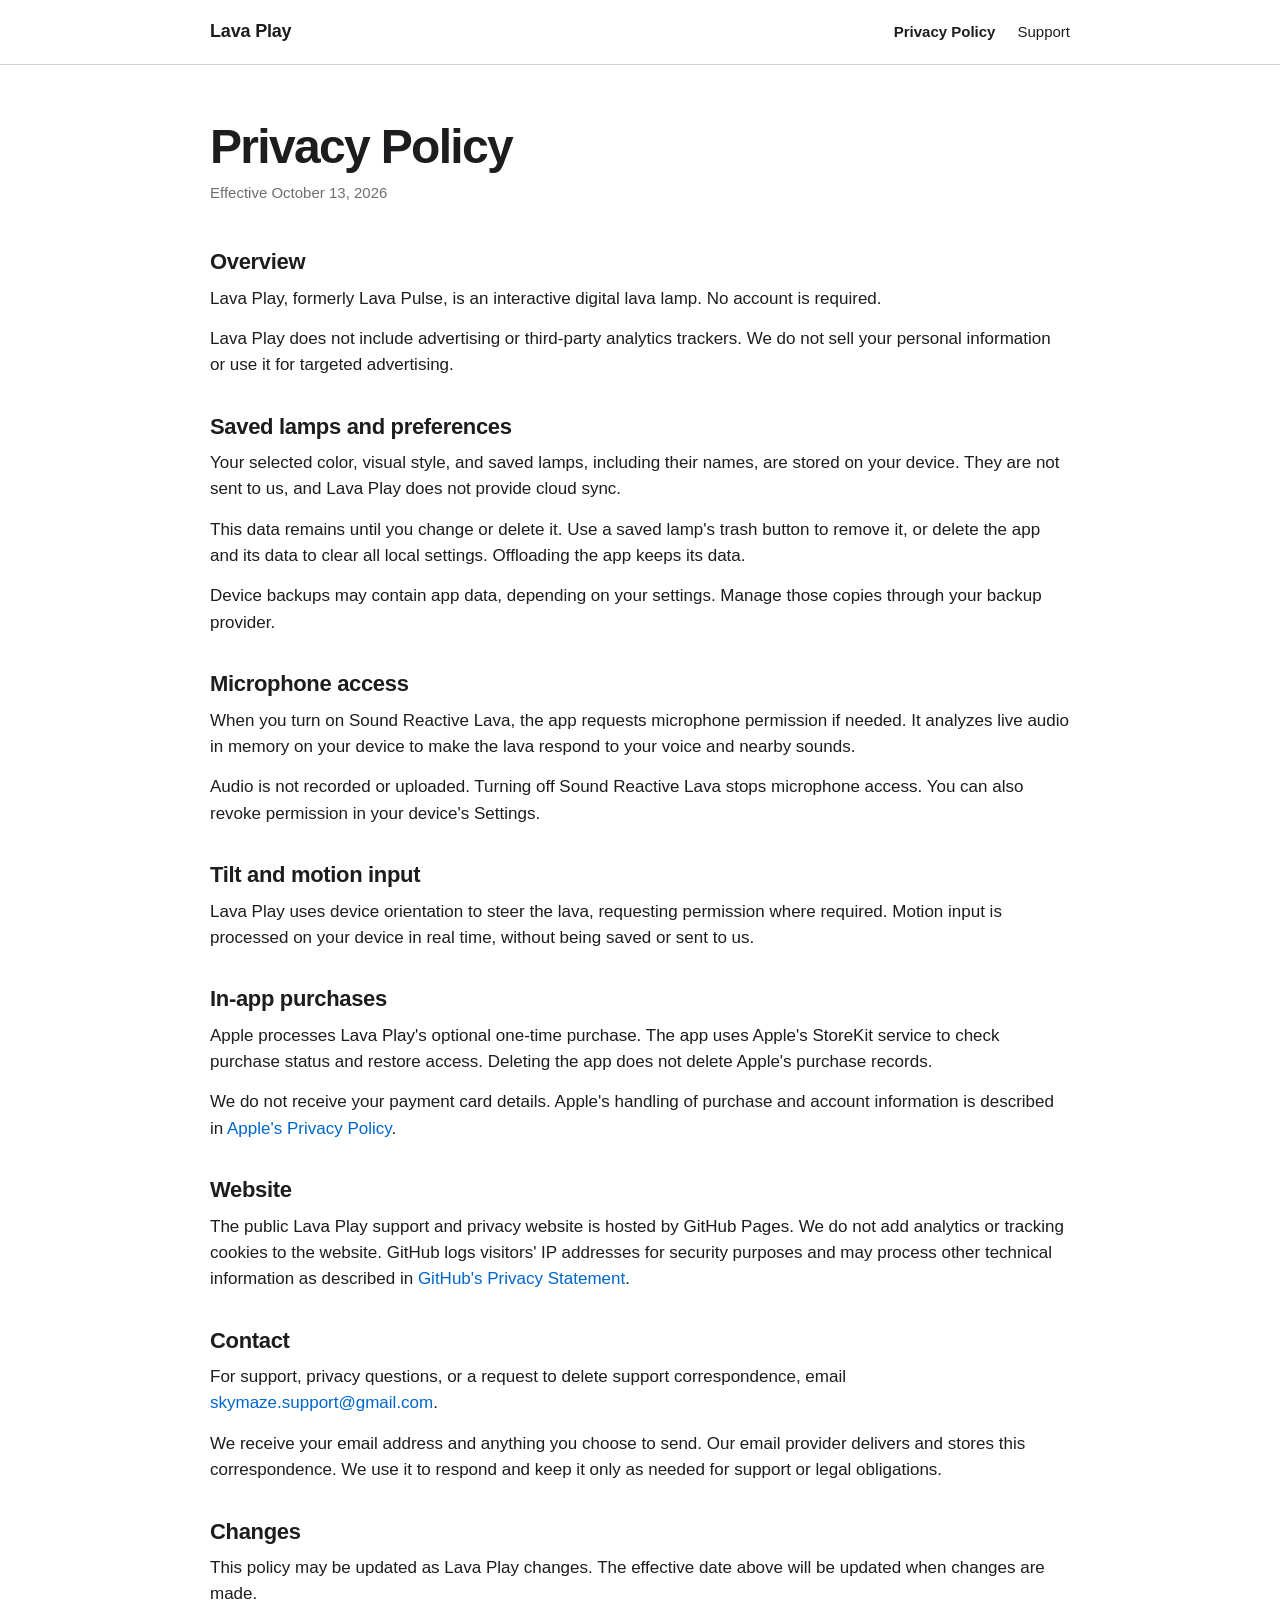
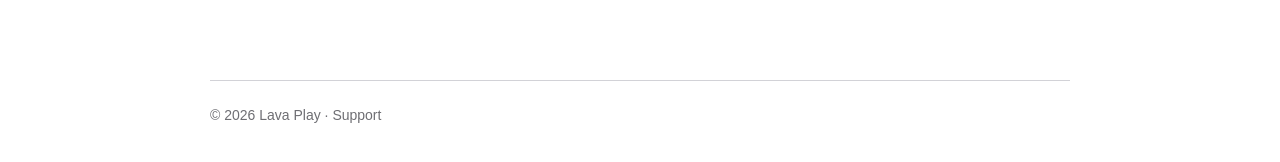
<file: index.html>
<!doctype html>
<html lang="en">
<head>
  <meta charset="utf-8">
  <meta name="viewport" content="width=device-width, initial-scale=1">
  <title>Privacy Policy — Lava Play</title>
  <meta name="description" content="Privacy Policy for Lava Play.">
  <link rel="stylesheet" href="styles.css">
</head>
<body>
  <header class="site-header">
    <nav class="nav" aria-label="Primary navigation">
      <a class="brand" href="index.html">Lava Play</a>
      <div class="nav-links">
        <a href="index.html" aria-current="page">Privacy Policy</a>
        <a href="support.html">Support</a>
      </div>
    </nav>
  </header>

  <main>
    <h1>Privacy Policy</h1>
    <p class="effective">Effective October 13, 2026</p>

    <section>
      <h2>Overview</h2>
      <p>Lava Play, formerly Lava Pulse, is an interactive digital lava lamp. No account is required.</p>
      <p>Lava Play does not include advertising or third-party analytics trackers. We do not sell your personal information or use it for targeted advertising.</p>
    </section>

    <section>
      <h2>Saved lamps and preferences</h2>
      <p>Your selected color, visual style, and saved lamps, including their names, are stored on your device. They are not sent to us, and Lava Play does not provide cloud sync.</p>
      <p>This data remains until you change or delete it. Use a saved lamp's trash button to remove it, or delete the app and its data to clear all local settings. Offloading the app keeps its data.</p>
      <p>Device backups may contain app data, depending on your settings. Manage those copies through your backup provider.</p>
    </section>

    <section>
      <h2>Microphone access</h2>
      <p>When you turn on Sound Reactive Lava, the app requests microphone permission if needed. It analyzes live audio in memory on your device to make the lava respond to your voice and nearby sounds.</p>
      <p>Audio is not recorded or uploaded. Turning off Sound Reactive Lava stops microphone access. You can also revoke permission in your device's Settings.</p>
    </section>

    <section>
      <h2>Tilt and motion input</h2>
      <p>Lava Play uses device orientation to steer the lava, requesting permission where required. Motion input is processed on your device in real time, without being saved or sent to us.</p>
    </section>

    <section>
      <h2>In-app purchases</h2>
      <p>Apple processes Lava Play's optional one-time purchase. The app uses Apple's StoreKit service to check purchase status and restore access. Deleting the app does not delete Apple's purchase records.</p>
      <p>We do not receive your payment card details. Apple's handling of purchase and account information is described in <a href="https://www.apple.com/legal/privacy/">Apple's Privacy Policy</a>.</p>
    </section>

    <section>
      <h2>Website</h2>
      <p>The public Lava Play support and privacy website is hosted by GitHub Pages. We do not add analytics or tracking cookies to the website. GitHub logs visitors' IP addresses for security purposes and may process other technical information as described in <a href="https://docs.github.com/en/site-policy/privacy-policies/github-general-privacy-statement">GitHub's Privacy Statement</a>.</p>
    </section>

    <section>
      <h2>Contact</h2>
      <p>For support, privacy questions, or a request to delete support correspondence, email <a href="mailto:skymaze.support@gmail.com">skymaze.support@gmail.com</a>.</p>
      <p>We receive your email address and anything you choose to send. Our email provider delivers and stores this correspondence. We use it to respond and keep it only as needed for support or legal obligations.</p>
    </section>

    <section>
      <h2>Changes</h2>
      <p>This policy may be updated as Lava Play changes. The effective date above will be updated when changes are made.</p>
    </section>
  </main>

  <footer>
    © 2026 Lava Play · <a href="support.html">Support</a>
  </footer>
</body>
</html>
</file>
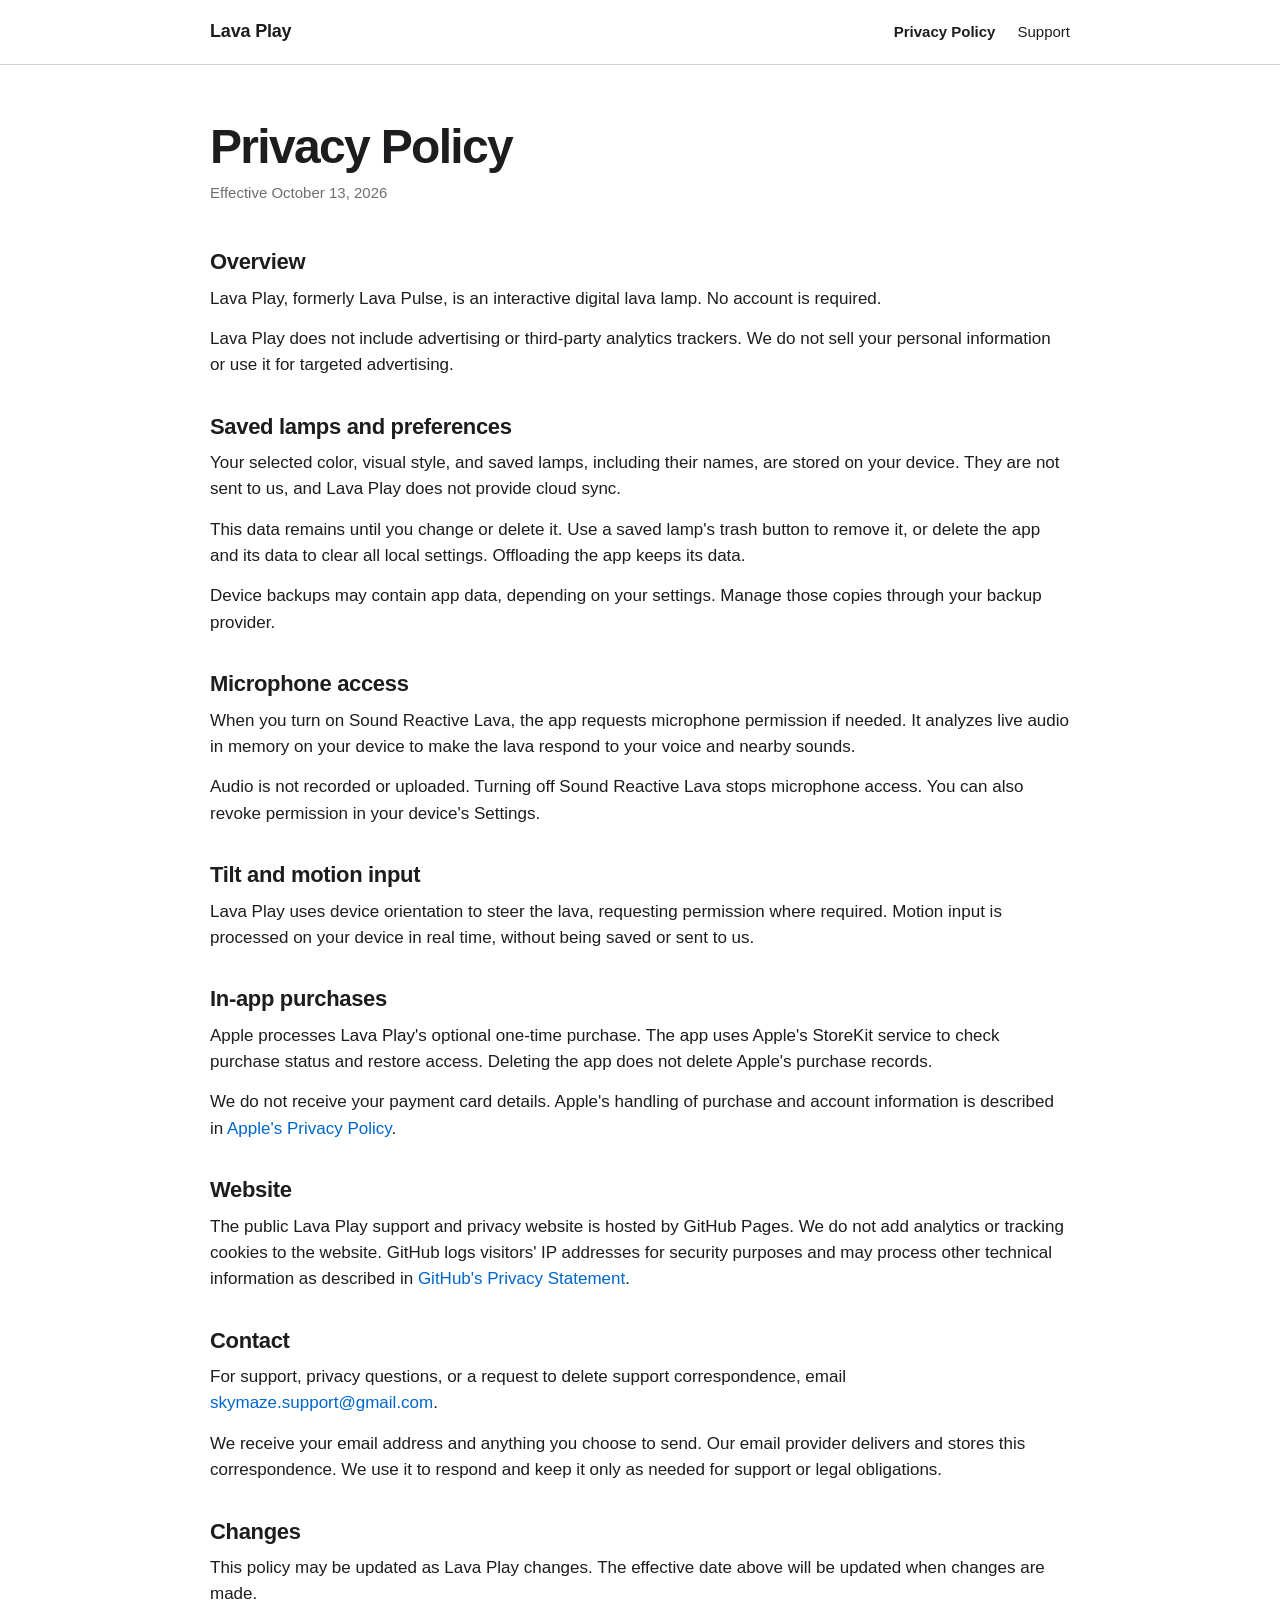
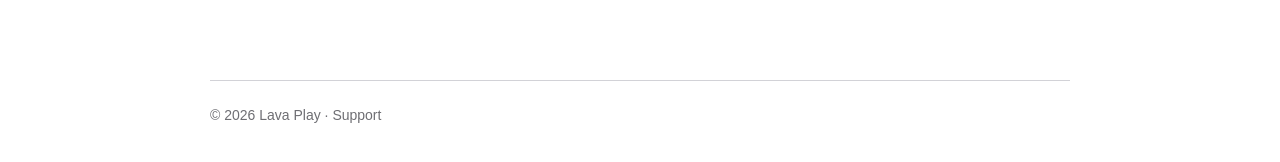
<file: privacy.html>
<!doctype html>
<html lang="en">
<head>
  <meta charset="utf-8">
  <meta name="viewport" content="width=device-width, initial-scale=1">
  <title>Privacy Policy — Lava Play</title>
  <meta name="description" content="Privacy Policy for Lava Play.">
  <link rel="stylesheet" href="styles.css">
</head>
<body>
  <header class="site-header">
    <nav class="nav" aria-label="Primary navigation">
      <a class="brand" href="index.html">Lava Play</a>
      <div class="nav-links">
        <a href="privacy.html" aria-current="page">Privacy Policy</a>
        <a href="support.html">Support</a>
      </div>
    </nav>
  </header>

  <main>
    <h1>Privacy Policy</h1>
    <p class="effective">Effective October 13, 2026</p>

    <section>
      <h2>Overview</h2>
      <p>Lava Play, formerly Lava Pulse, is an interactive digital lava lamp. No account is required.</p>
      <p>Lava Play does not include advertising or third-party analytics trackers. We do not sell your personal information or use it for targeted advertising.</p>
    </section>

    <section>
      <h2>Saved lamps and preferences</h2>
      <p>Your selected color, visual style, and saved lamps, including their names, are stored on your device. They are not sent to us, and Lava Play does not provide cloud sync.</p>
      <p>This data remains until you change or delete it. Use a saved lamp's trash button to remove it, or delete the app and its data to clear all local settings. Offloading the app keeps its data.</p>
      <p>Device backups may contain app data, depending on your settings. Manage those copies through your backup provider.</p>
    </section>

    <section>
      <h2>Microphone access</h2>
      <p>When you turn on Sound Reactive Lava, the app requests microphone permission if needed. It analyzes live audio in memory on your device to make the lava respond to your voice and nearby sounds.</p>
      <p>Audio is not recorded or uploaded. Turning off Sound Reactive Lava stops microphone access. You can also revoke permission in your device's Settings.</p>
    </section>

    <section>
      <h2>Tilt and motion input</h2>
      <p>Lava Play uses device orientation to steer the lava, requesting permission where required. Motion input is processed on your device in real time, without being saved or sent to us.</p>
    </section>

    <section>
      <h2>In-app purchases</h2>
      <p>Apple processes Lava Play's optional one-time purchase. The app uses Apple's StoreKit service to check purchase status and restore access. Deleting the app does not delete Apple's purchase records.</p>
      <p>We do not receive your payment card details. Apple's handling of purchase and account information is described in <a href="https://www.apple.com/legal/privacy/">Apple's Privacy Policy</a>.</p>
    </section>

    <section>
      <h2>Website</h2>
      <p>The public Lava Play support and privacy website is hosted by GitHub Pages. We do not add analytics or tracking cookies to the website. GitHub logs visitors' IP addresses for security purposes and may process other technical information as described in <a href="https://docs.github.com/en/site-policy/privacy-policies/github-general-privacy-statement">GitHub's Privacy Statement</a>.</p>
    </section>

    <section>
      <h2>Contact</h2>
      <p>For support, privacy questions, or a request to delete support correspondence, email <a href="mailto:skymaze.support@gmail.com">skymaze.support@gmail.com</a>.</p>
      <p>We receive your email address and anything you choose to send. Our email provider delivers and stores this correspondence. We use it to respond and keep it only as needed for support or legal obligations.</p>
    </section>

    <section>
      <h2>Changes</h2>
      <p>This policy may be updated as Lava Play changes. The effective date above will be updated when changes are made.</p>
    </section>
  </main>

  <footer>
    © 2026 Lava Play · <a href="support.html">Support</a>
  </footer>
</body>
</html>
</file>
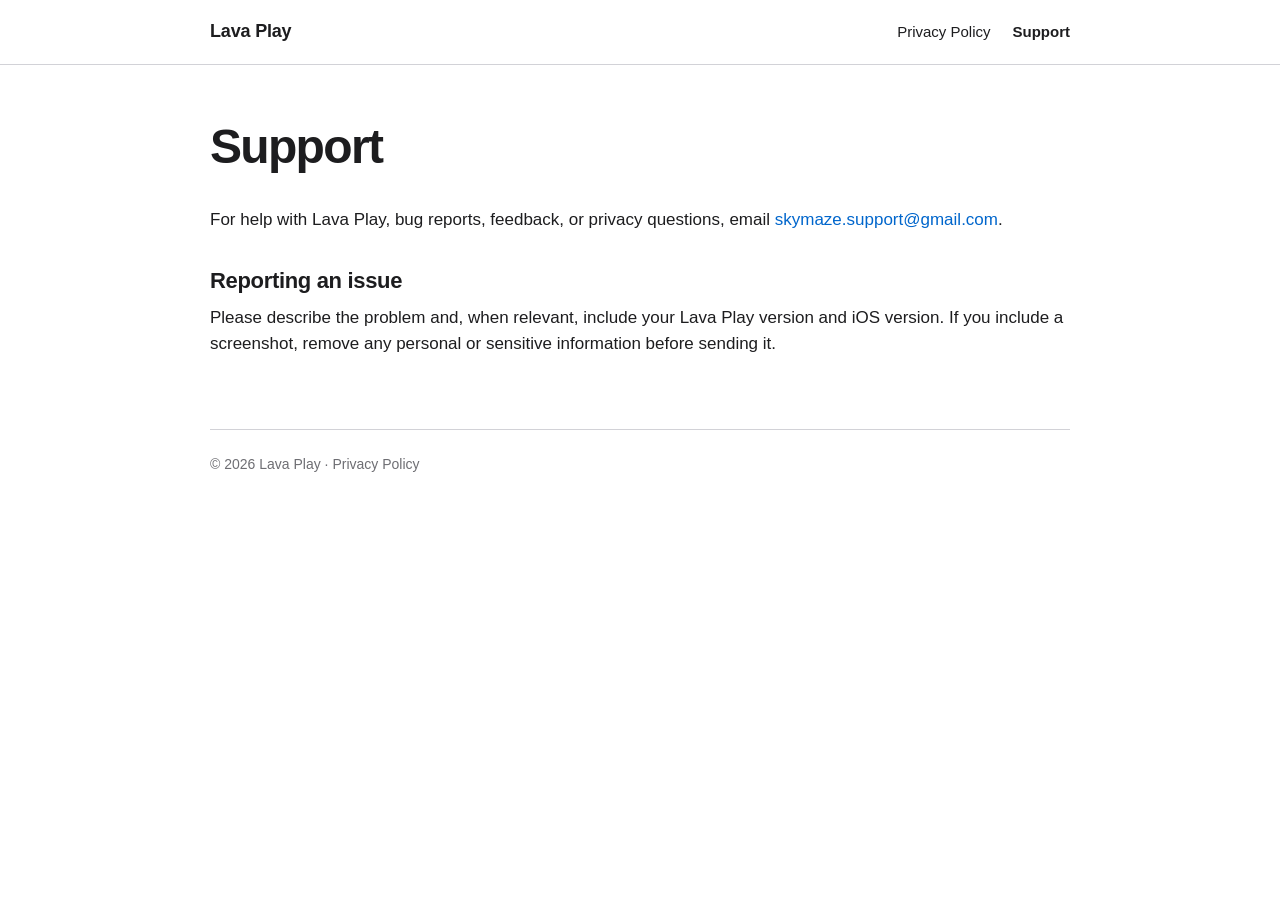
<file: support.html>
<!doctype html>
<html lang="en">
<head>
  <meta charset="utf-8">
  <meta name="viewport" content="width=device-width, initial-scale=1">
  <title>Support — Lava Play</title>
  <meta name="description" content="Support for Lava Play.">
  <link rel="stylesheet" href="styles.css">
</head>
<body>
  <header class="site-header">
    <nav class="nav" aria-label="Primary navigation">
      <a class="brand" href="index.html">Lava Play</a>
      <div class="nav-links">
        <a href="index.html">Privacy Policy</a>
        <a href="support.html" aria-current="page">Support</a>
      </div>
    </nav>
  </header>

  <main>
    <h1>Support</h1>

    <section>
      <p>For help with Lava Play, bug reports, feedback, or privacy questions, email <a href="mailto:skymaze.support@gmail.com">skymaze.support@gmail.com</a>.</p>
    </section>

    <section>
      <h2>Reporting an issue</h2>
      <p>Please describe the problem and, when relevant, include your Lava Play version and iOS version. If you include a screenshot, remove any personal or sensitive information before sending it.</p>
    </section>
  </main>

  <footer>
    © 2026 Lava Play · <a href="index.html">Privacy Policy</a>
  </footer>
</body>
</html>
</file>
<file: styles.css>
:root {
  color-scheme: light;
  --bg: #ffffff;
  --text: #1d1d1f;
  --muted: #6e6e73;
  --line: #d2d2d7;
  --link: #0066cc;
  --max-width: 860px;
}

* {
  box-sizing: border-box;
}

html {
  -webkit-text-size-adjust: 100%;
}

body {
  margin: 0;
  background: var(--bg);
  color: var(--text);
  font-family: -apple-system, BlinkMacSystemFont, "SF Pro Text", "SF Pro Display",
    "Helvetica Neue", Arial, sans-serif;
  line-height: 1.55;
}

a {
  color: var(--link);
  text-decoration: none;
}

a:hover {
  text-decoration: underline;
}

.site-header {
  border-bottom: 1px solid var(--line);
}

.nav {
  width: min(calc(100% - 40px), var(--max-width));
  margin: 0 auto;
  min-height: 64px;
  display: flex;
  align-items: center;
  justify-content: space-between;
  gap: 24px;
}

.brand {
  color: var(--text);
  font-size: 18px;
  font-weight: 700;
  letter-spacing: -0.01em;
}

.brand:hover {
  text-decoration: none;
}

.nav-links {
  display: flex;
  align-items: center;
  gap: 22px;
  font-size: 15px;
}

.nav-links a {
  color: var(--text);
}

.nav-links a[aria-current="page"] {
  font-weight: 600;
}

main {
  width: min(calc(100% - 40px), var(--max-width));
  margin: 56px auto 72px;
}

h1 {
  margin: 0 0 8px;
  font-size: clamp(34px, 6vw, 48px);
  line-height: 1.08;
  letter-spacing: -0.035em;
}

.effective {
  margin: 0 0 44px;
  color: var(--muted);
  font-size: 15px;
}

section {
  margin-top: 34px;
}

h2 {
  margin: 0 0 10px;
  font-size: 22px;
  line-height: 1.25;
  letter-spacing: -0.015em;
}

p {
  margin: 0;
  font-size: 17px;
}

p + p {
  margin-top: 14px;
}

footer {
  width: min(calc(100% - 40px), var(--max-width));
  margin: 0 auto;
  padding: 24px 0 36px;
  border-top: 1px solid var(--line);
  color: var(--muted);
  font-size: 14px;
}

footer a {
  color: var(--muted);
}

@media (max-width: 560px) {
  .nav {
    align-items: flex-start;
    flex-direction: column;
    justify-content: center;
    gap: 8px;
    padding: 14px 0;
  }

  .nav-links {
    gap: 18px;
  }

  main {
    margin-top: 40px;
  }
}
</file>
